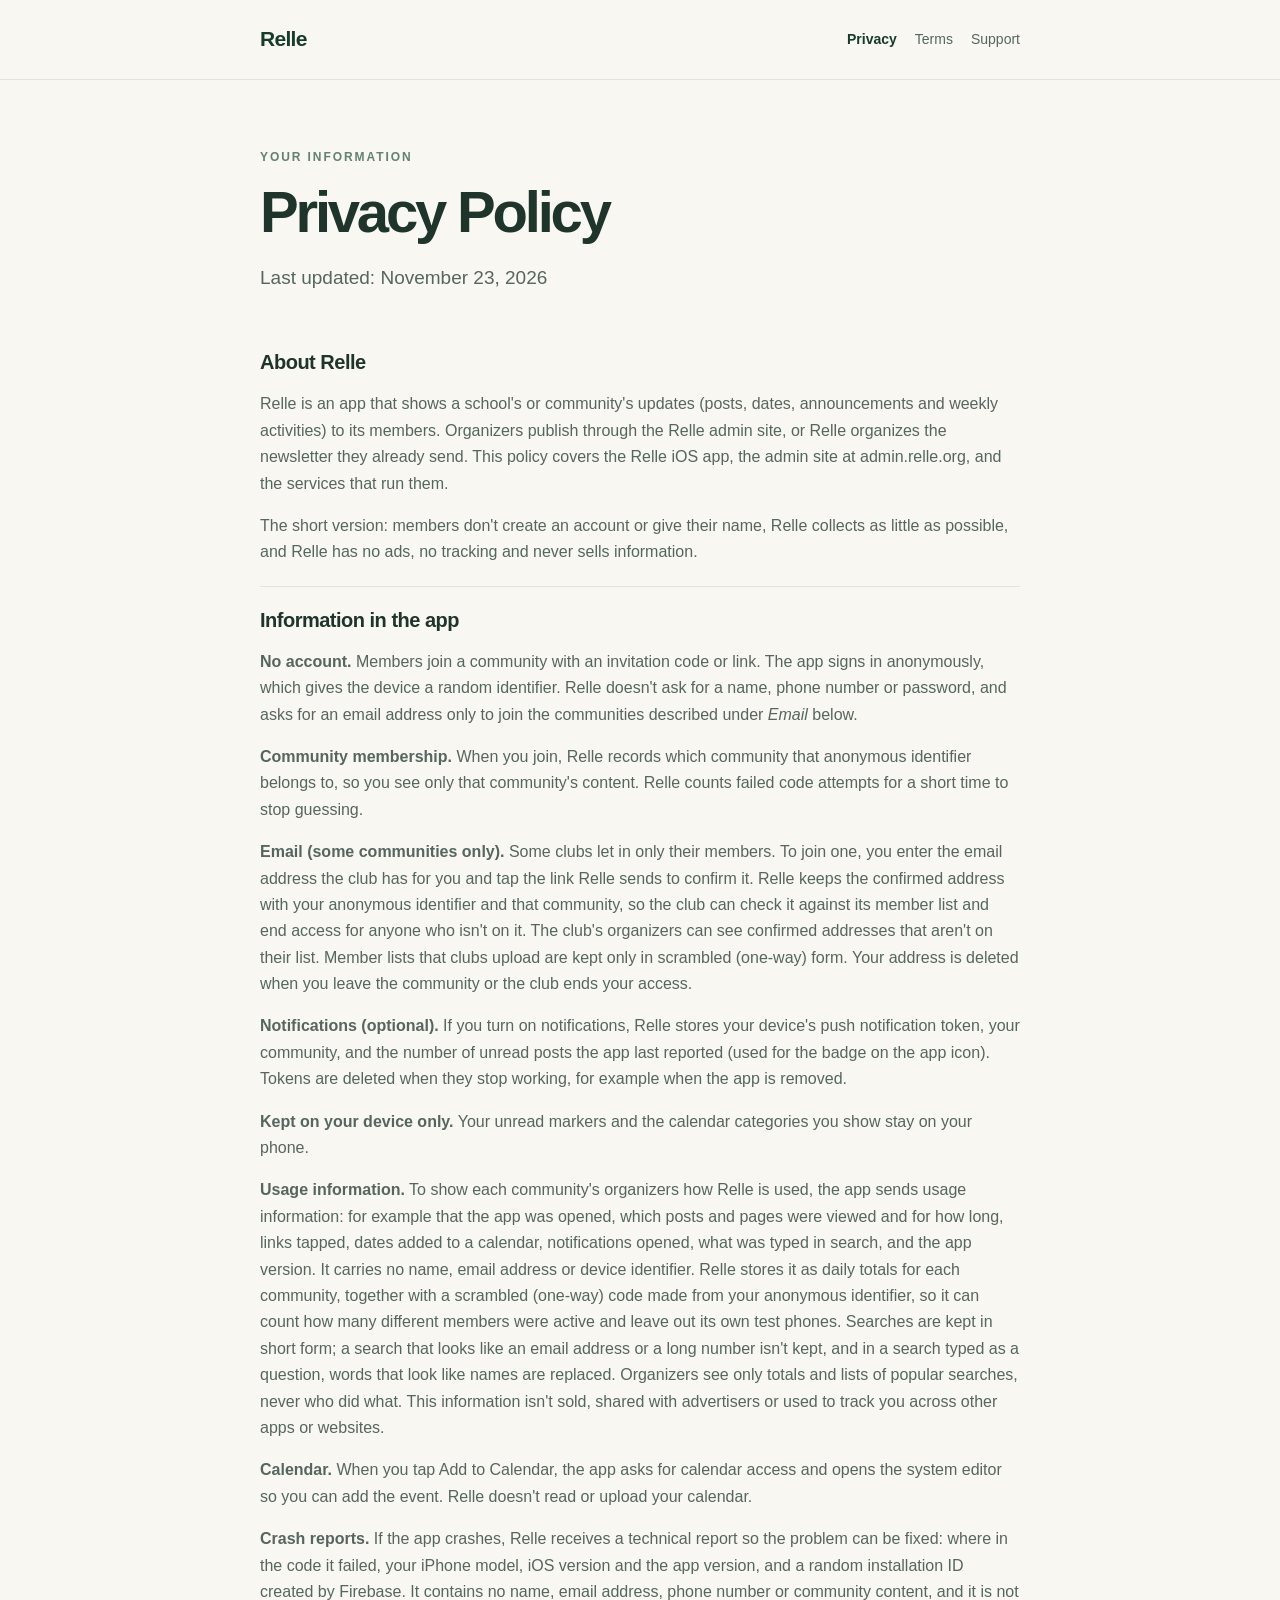
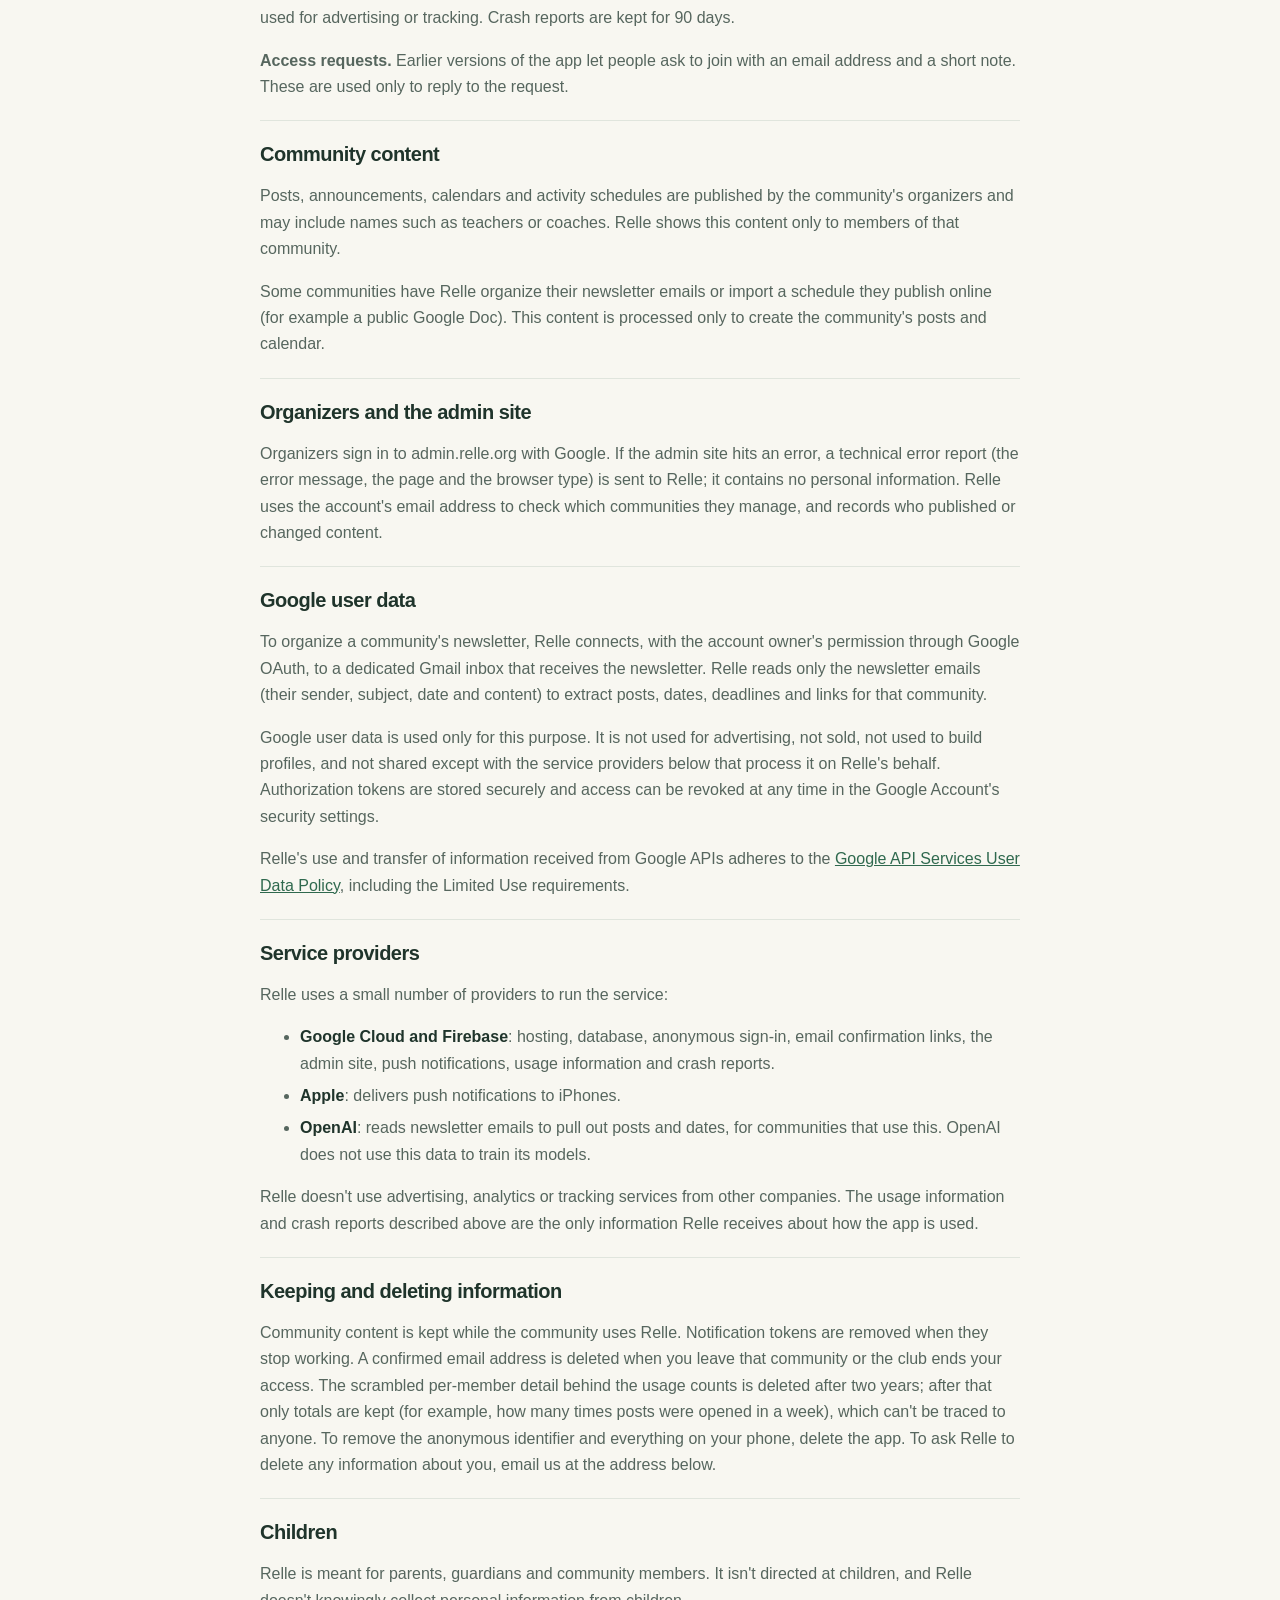
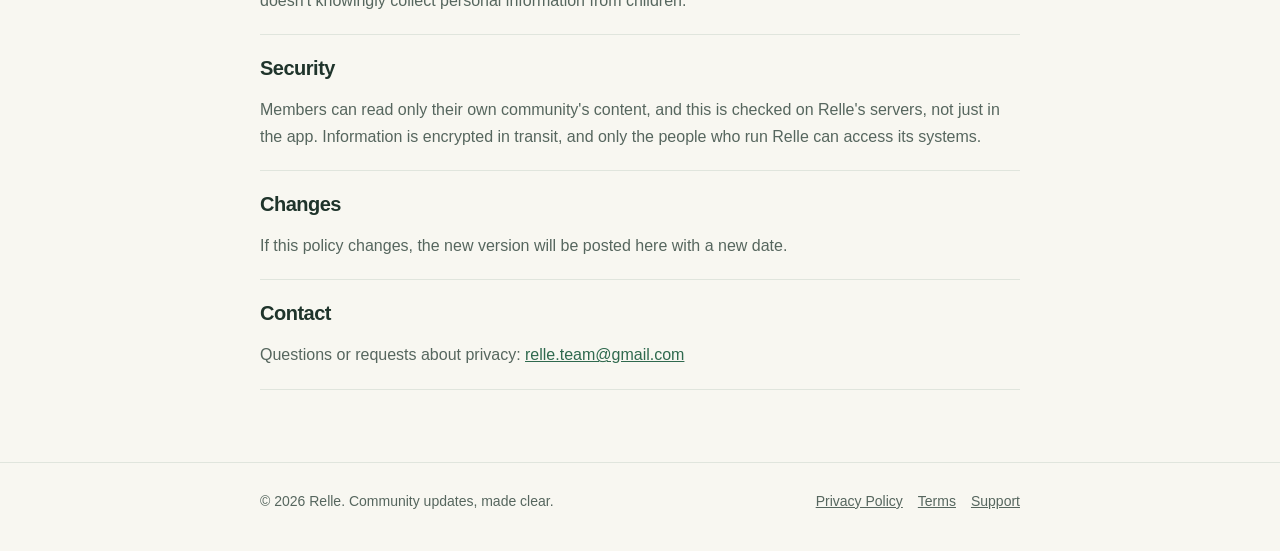
<file: privacy.html>
<!DOCTYPE html>
<html lang="en-CA"><head><meta charset="UTF-8"><meta name="viewport" content="width=device-width,initial-scale=1"><meta name="color-scheme" content="light"><meta name="description" content="How Relle handles information in the Relle app, the Relle admin site and the services behind them."><title>Privacy Policy | Relle</title><link rel="canonical" href="https://schooldigest.relle.org/privacy"><link rel="stylesheet" href="styles.css"></head>
<body><header><div class="wrap"><a class="brand" href="https://relle.org/" aria-label="Relle home">Relle</a><nav class="nav" aria-label="Main navigation"><a href="privacy" aria-current="page">Privacy</a><a href="terms">Terms</a><a href="support">Support</a></nav></div></header><main class="wrap"><div class="eyebrow">Your information</div><h1>Privacy Policy</h1><p class="lead">Last updated: November 23, 2026</p>

  <section class="legal-section"><h2>About Relle</h2>
  <p>
    Relle is an app that shows a school's or community's updates (posts,
    dates, announcements and weekly activities) to its members. Organizers
    publish through the Relle admin site, or Relle organizes the newsletter
    they already send. This policy covers the Relle iOS app, the admin site
    at admin.relle.org, and the services that run them.
  </p>
  <p>
    The short version: members don't create an account or give their name,
    Relle collects as little as possible, and Relle has no ads, no tracking
    and never sells information.
  </p>

  </section><section class="legal-section"><h2>Information in the app</h2>
  <p>
    <strong>No account.</strong> Members join a community with an invitation
    code or link. The app signs in anonymously, which gives the device a
    random identifier. Relle doesn't ask for a name, phone number or
    password, and asks for an email address only to join the communities
    described under <em>Email</em> below.
  </p>
  <p>
    <strong>Community membership.</strong> When you join, Relle records which
    community that anonymous identifier belongs to, so you see only that
    community's content. Relle counts failed code attempts for a short time
    to stop guessing.
  </p>
  <p>
    <strong>Email (some communities only).</strong> Some clubs let in only
    their members. To join one, you enter the email address the club has for
    you and tap the link Relle sends to confirm it. Relle keeps the confirmed
    address with your anonymous identifier and that community, so the club
    can check it against its member list and end access for anyone who isn't
    on it. The club's organizers can see confirmed addresses that aren't on
    their list. Member lists that clubs upload are kept only in scrambled
    (one-way) form. Your address is deleted when you leave the community or
    the club ends your access.
  </p>
  <p>
    <strong>Notifications (optional).</strong> If you turn on notifications,
    Relle stores your device's push notification token, your community, and
    the number of unread posts the app last reported (used for the badge on
    the app icon). Tokens are deleted when they stop working, for example
    when the app is removed.
  </p>
  <p>
    <strong>Kept on your device only.</strong> Your unread markers and the
    calendar categories you show stay on your phone.
  </p>
  <p>
    <strong>Usage information.</strong> To show each community's organizers
    how Relle is used, the app sends usage information: for example that the
    app was opened, which posts and pages were viewed and for how long, links
    tapped, dates added to a calendar, notifications opened, what was typed
    in search, and the app version. It carries no name, email address or
    device identifier. Relle stores it as daily totals for each community,
    together with a scrambled (one-way) code made from your anonymous
    identifier, so it can count how many different members were active and
    leave out its own test phones. Searches are kept in short form; a search
    that looks like an email address or a long number isn't kept, and in a
    search typed as a question, words that look like names are replaced.
    Organizers see only totals and lists of popular searches, never who did
    what. This information isn't sold, shared with advertisers or used to
    track you across other apps or websites.
  </p>
  <p>
    <strong>Calendar.</strong> When you tap Add to Calendar, the app asks for
    calendar access and opens the system editor so you can add the event.
    Relle doesn't read or upload your calendar.
  </p>
  <p>
    <strong>Crash reports.</strong> If the app crashes, Relle receives a
    technical report so the problem can be fixed: where in the code it
    failed, your iPhone model, iOS version and the app version, and a random
    installation ID created by Firebase. It contains no name, email address,
    phone number or community content, and it is not used for advertising or
    tracking. Crash reports are kept for 90 days.
  </p>
  <p>
    <strong>Access requests.</strong> Earlier versions of the app let people
    ask to join with an email address and a short note. These are used only
    to reply to the request.
  </p>

  </section><section class="legal-section"><h2>Community content</h2>
  <p>
    Posts, announcements, calendars and activity schedules are published by
    the community's organizers and may include names such as teachers or
    coaches. Relle shows this content only to members of that community.
  </p>
  <p>
    Some communities have Relle organize their newsletter emails or import a
    schedule they publish online (for example a public Google Doc). This
    content is processed only to create the community's posts and calendar.
  </p>

  </section><section class="legal-section"><h2>Organizers and the admin site</h2>
  <p>
    Organizers sign in to admin.relle.org with Google. If the admin site hits an error, a technical error report (the error message, the page and the browser type) is sent to Relle; it contains no personal information. Relle uses the account's
    email address to check which communities they manage, and records who
    published or changed content.
  </p>

  </section><section class="legal-section"><h2>Google user data</h2>
  <p>
    To organize a community's newsletter, Relle connects, with the account
    owner's permission through Google OAuth, to a dedicated Gmail inbox that
    receives the newsletter. Relle reads only the newsletter emails (their
    sender, subject, date and content) to extract posts, dates, deadlines and
    links for that community.
  </p>
  <p>
    Google user data is used only for this purpose. It is not used for
    advertising, not sold, not used to build profiles, and not shared except
    with the service providers below that process it on Relle's behalf.
    Authorization tokens are stored securely and access can be revoked at any
    time in the Google Account's security settings.
  </p>
  <p>
    Relle's use and transfer of information received from Google APIs adheres
    to the
    <a href="https://developers.google.com/terms/api-services-user-data-policy">Google API Services User Data Policy</a>,
    including the Limited Use requirements.
  </p>

  </section><section class="legal-section"><h2>Service providers</h2>
  <p>Relle uses a small number of providers to run the service:</p>
  <ul>
    <li><strong>Google Cloud and Firebase</strong>: hosting, database, anonymous sign-in, email confirmation links, the admin site, push notifications, usage information and crash reports.</li>
    <li><strong>Apple</strong>: delivers push notifications to iPhones.</li>
    <li><strong>OpenAI</strong>: reads newsletter emails to pull out posts and dates, for communities that use this. OpenAI does not use this data to train its models.</li>
  </ul>
  <p>Relle doesn't use advertising, analytics or tracking services from other companies. The usage information and crash reports described above are the only information Relle receives about how the app is used.</p>

  </section><section class="legal-section"><h2>Keeping and deleting information</h2>
  <p>
    Community content is kept while the community uses Relle. Notification
    tokens are removed when they stop working. A confirmed email address is
    deleted when you leave that community or the club ends your access. The
    scrambled per-member detail behind the usage counts is deleted after two
    years; after that only totals are kept (for example, how many times posts
    were opened in a week), which can't be traced to anyone. To remove the
    anonymous identifier and everything on your phone, delete the app. To
    ask Relle to delete any information about you, email us at the address
    below.
  </p>

  </section><section class="legal-section"><h2>Children</h2>
  <p>
    Relle is meant for parents, guardians and community members. It isn't
    directed at children, and Relle doesn't knowingly collect personal
    information from children.
  </p>

  </section><section class="legal-section"><h2>Security</h2>
  <p>
    Members can read only their own community's content, and this is checked
    on Relle's servers, not just in the app. Information is encrypted in
    transit, and only the people who run Relle can access its systems.
  </p>

  </section><section class="legal-section"><h2>Changes</h2>
  <p>
    If this policy changes, the new version will be posted here with a new
    date.
  </p>

  </section><section class="legal-section"><h2>Contact</h2>
  <p>
    Questions or requests about privacy:
    <a href="mailto:relle.team@gmail.com">relle.team@gmail.com</a>
  </p>

</section></main><footer><div class="wrap"><span>© 2026 Relle. Community updates, made clear.</span><div class="footer-links"><a href="privacy">Privacy Policy</a><a href="terms">Terms</a><a href="support">Support</a></div></div></footer></body></html>
</file>
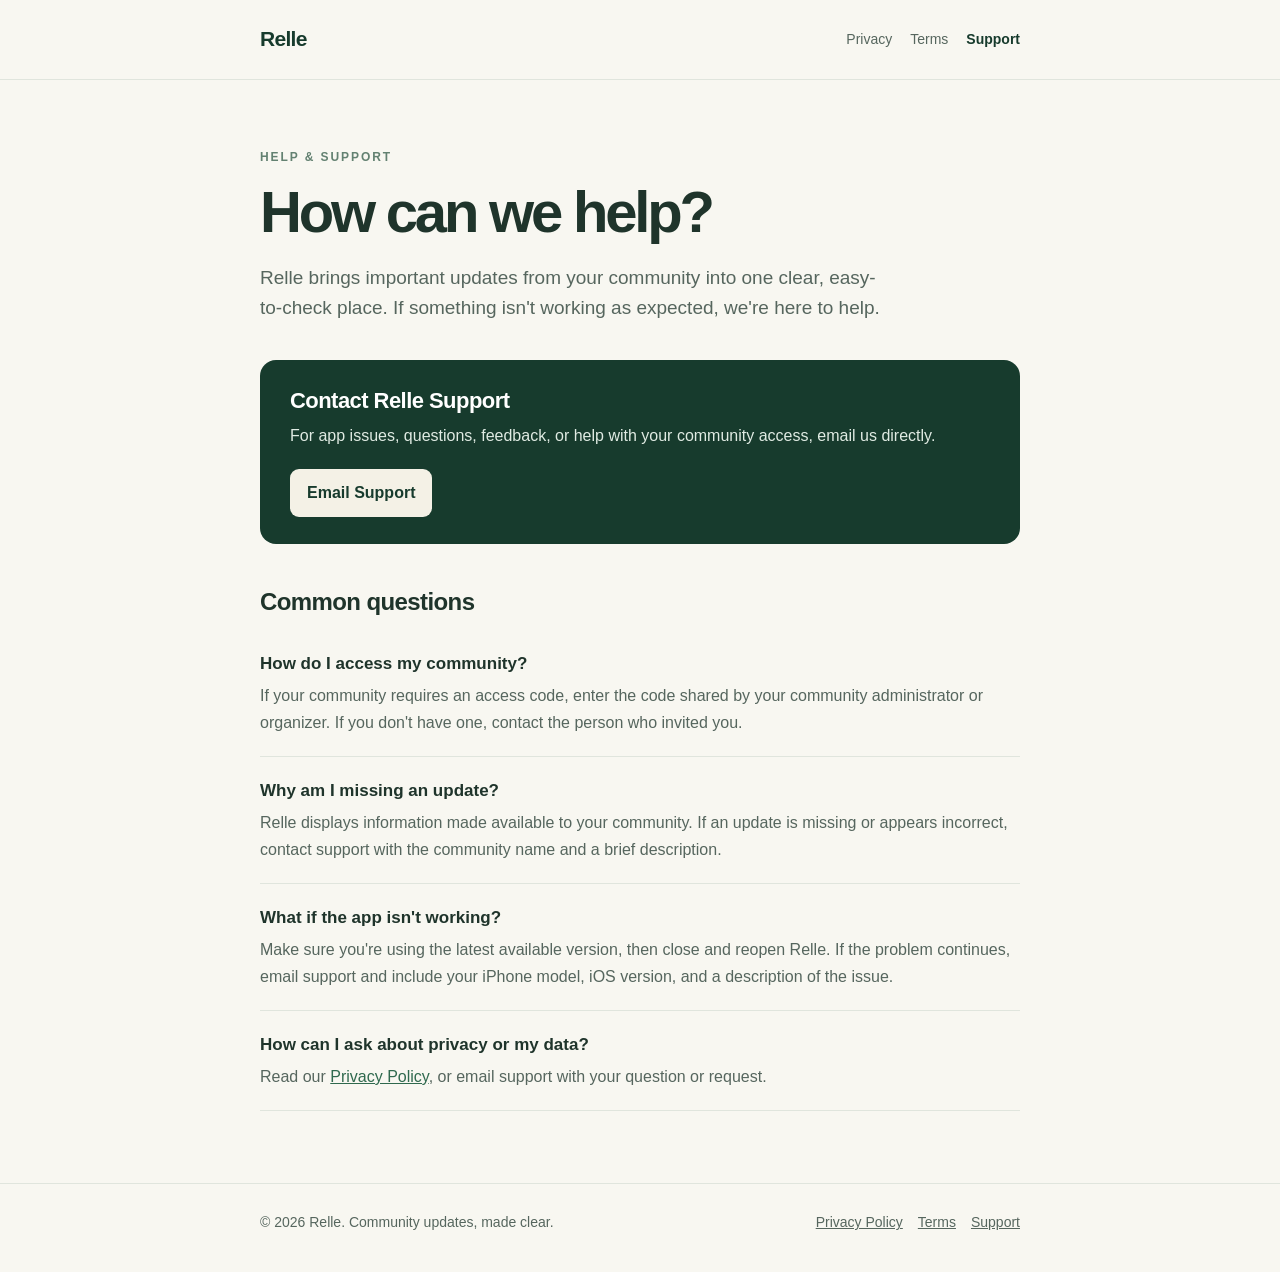
<file: support.html>
<!DOCTYPE html>
<html lang="en-CA"><head><meta charset="UTF-8"><meta name="viewport" content="width=device-width,initial-scale=1"><meta name="color-scheme" content="light"><meta name="description" content="Get support for the Relle app."><title>Support | Relle</title><link rel="canonical" href="https://schooldigest.relle.org/support"><link rel="stylesheet" href="styles.css"></head>
<body><header><div class="wrap"><a class="brand" href="https://relle.org/" aria-label="Relle home">Relle</a><nav class="nav" aria-label="Main navigation"><a href="privacy">Privacy</a><a href="terms">Terms</a><a href="support" aria-current="page">Support</a></nav></div></header><main class="wrap">
    <div class="eyebrow">Help &amp; Support</div>
    <h1>How can we help?</h1>
    <p class="lead">Relle brings important updates from your community into one clear, easy-to-check place. If something isn't working as expected, we're here to help.</p>
    <section class="contact" aria-labelledby="contact-heading">
      <h2 id="contact-heading">Contact Relle Support</h2>
      <p>For app issues, questions, feedback, or help with your community access, email us directly.</p>
      <a class="button" href="mailto:relle.team@gmail.com?subject=Relle%20Support%20Request">Email Support</a>
    </section>
    <section aria-labelledby="faq-heading">
      <h2 id="faq-heading">Common questions</h2>
      <div class="faq"><h3>How do I access my community?</h3><p>If your community requires an access code, enter the code shared by your community administrator or organizer. If you don't have one, contact the person who invited you.</p></div>
      <div class="faq"><h3>Why am I missing an update?</h3><p>Relle displays information made available to your community. If an update is missing or appears incorrect, contact support with the community name and a brief description.</p></div>
      <div class="faq"><h3>What if the app isn't working?</h3><p>Make sure you're using the latest available version, then close and reopen Relle. If the problem continues, email support and include your iPhone model, iOS version, and a description of the issue.</p></div>
      <div class="faq"><h3>How can I ask about privacy or my data?</h3><p>Read our <a href="privacy">Privacy Policy</a>, or email support with your question or request.</p></div>
    </section>
  </main><footer><div class="wrap"><span>© 2026 Relle. Community updates, made clear.</span><div class="footer-links"><a href="privacy">Privacy Policy</a><a href="terms">Terms</a><a href="support">Support</a></div></div></footer></body></html>
</file>
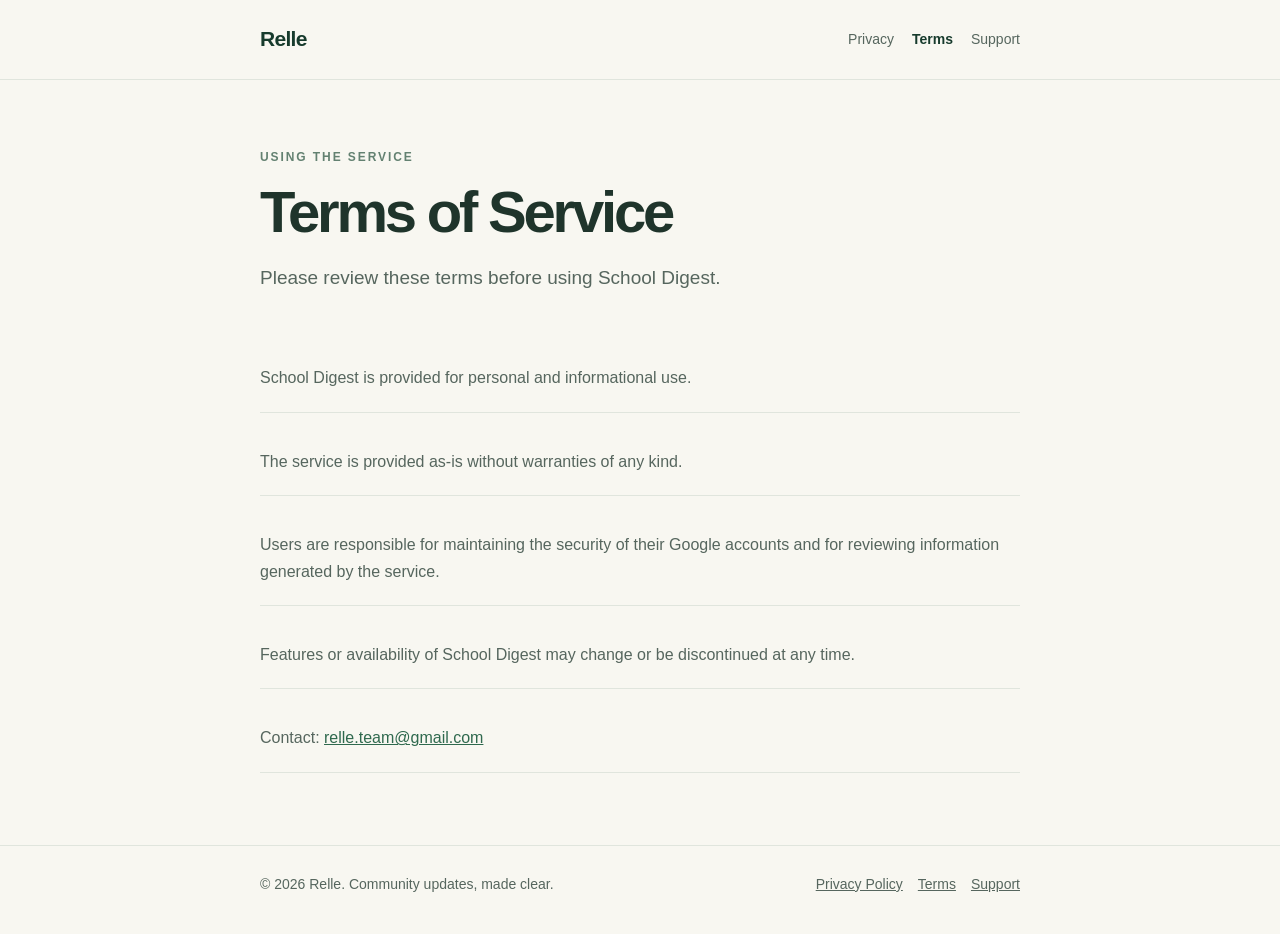
<file: terms.html>
<!DOCTYPE html>
<html lang="en-CA"><head><meta charset="UTF-8"><meta name="viewport" content="width=device-width,initial-scale=1"><meta name="color-scheme" content="light"><meta name="description" content="Terms for School Digest and Relle."><title>Terms of Service | Relle</title><link rel="canonical" href="https://schooldigest.relle.org/terms"><link rel="stylesheet" href="styles.css"></head>
<body><header><div class="wrap"><a class="brand" href="https://relle.org/" aria-label="Relle home">Relle</a><nav class="nav" aria-label="Main navigation"><a href="privacy">Privacy</a><a href="terms" aria-current="page">Terms</a><a href="support">Support</a></nav></div></header><main class="wrap"><div class="eyebrow">Using the service</div><h1>Terms of Service</h1><p class="lead">Please review these terms before using School Digest.</p>
  

  <section class="legal-section"><p>
    School Digest is provided for personal and informational use.
  </p></section>

  <section class="legal-section"><p>
    The service is provided as-is without warranties of any kind.
  </p></section>

  <section class="legal-section"><p>
    Users are responsible for maintaining the security of their Google
    accounts and for reviewing information generated by the service.
  </p></section>

  <section class="legal-section"><p>
    Features or availability of School Digest may change or be discontinued
    at any time.
  </p></section>

  <section class="legal-section"><p>Contact: <a href="mailto:relle.team@gmail.com">relle.team@gmail.com</a></p></section>

  
</main><footer><div class="wrap"><span>© 2026 Relle. Community updates, made clear.</span><div class="footer-links"><a href="privacy">Privacy Policy</a><a href="terms">Terms</a><a href="support">Support</a></div></div></footer></body></html>
</file>
<file: styles.css>
:root{color-scheme:light;--ink:#1f342b;--muted:#56665e;--green:#173b2d;--cream:#f8f7f1;--border:#e0e5dd;--sage:#638171}*{box-sizing:border-box}body{margin:0;background:var(--cream);color:var(--ink);font:16px/1.65 -apple-system,BlinkMacSystemFont,"Segoe UI",sans-serif}.wrap{width:min(100% - 40px,760px);margin:auto}header{border-bottom:1px solid var(--border)}header .wrap{display:flex;justify-content:space-between;align-items:center;gap:18px;padding:22px 0}.brand{font-size:21px;font-weight:750;letter-spacing:-.7px;color:var(--green);text-decoration:none}.nav{display:flex;gap:18px;flex-wrap:wrap}.nav a{font-size:14px;color:var(--muted);text-decoration:none}.nav a[aria-current=page]{color:var(--green);font-weight:700}main{padding:68px 0 72px}.eyebrow{text-transform:uppercase;letter-spacing:.16em;font-size:12px;font-weight:750;color:var(--sage)}h1{font-size:clamp(38px,7vw,58px);letter-spacing:-.055em;line-height:1.08;margin:14px 0 18px}h2{font-size:24px;line-height:1.3;letter-spacing:-.025em;margin:0 0 13px}h3{margin:0 0 5px;font-size:17px}.lead{font-size:19px;line-height:1.6;color:var(--muted);max-width:630px;margin-bottom:36px}.contact,.hero-card{padding:27px 30px;background:var(--green);border-radius:16px;color:white;margin-bottom:42px}.contact h2,.hero-card h2{color:white;margin:0 0 8px;font-size:22px}.contact p,.hero-card p{margin:0 0 19px;color:#e0ebe3}.button{display:inline-block;background:#f4f1e6;border-radius:9px;padding:11px 17px;font-weight:700;text-decoration:none;color:var(--green)}.faq,.legal-section,.feature{padding:20px 0;border-bottom:1px solid var(--border)}.faq p,.feature p{margin:0;color:var(--muted)}.legal-section h2{font-size:20px}.legal-section p,.legal-section li{color:var(--muted)}.legal-section li{margin-bottom:6px}.legal-section li strong{color:var(--ink)}.legal-section p:last-child{margin-bottom:0}a{color:#2f694e}footer{border-top:1px solid var(--border);padding:27px 0 38px;color:var(--muted);font-size:14px}footer .wrap{display:flex;justify-content:space-between;flex-wrap:wrap;gap:10px}.footer-links{display:flex;gap:15px;flex-wrap:wrap}.footer-links a{color:var(--muted)}@media(max-width:540px){main{padding:44px 0 56px}.contact,.hero-card{padding:23px}.nav{gap:10px}.nav a{font-size:13px}header .wrap{align-items:flex-start}}
</file>
